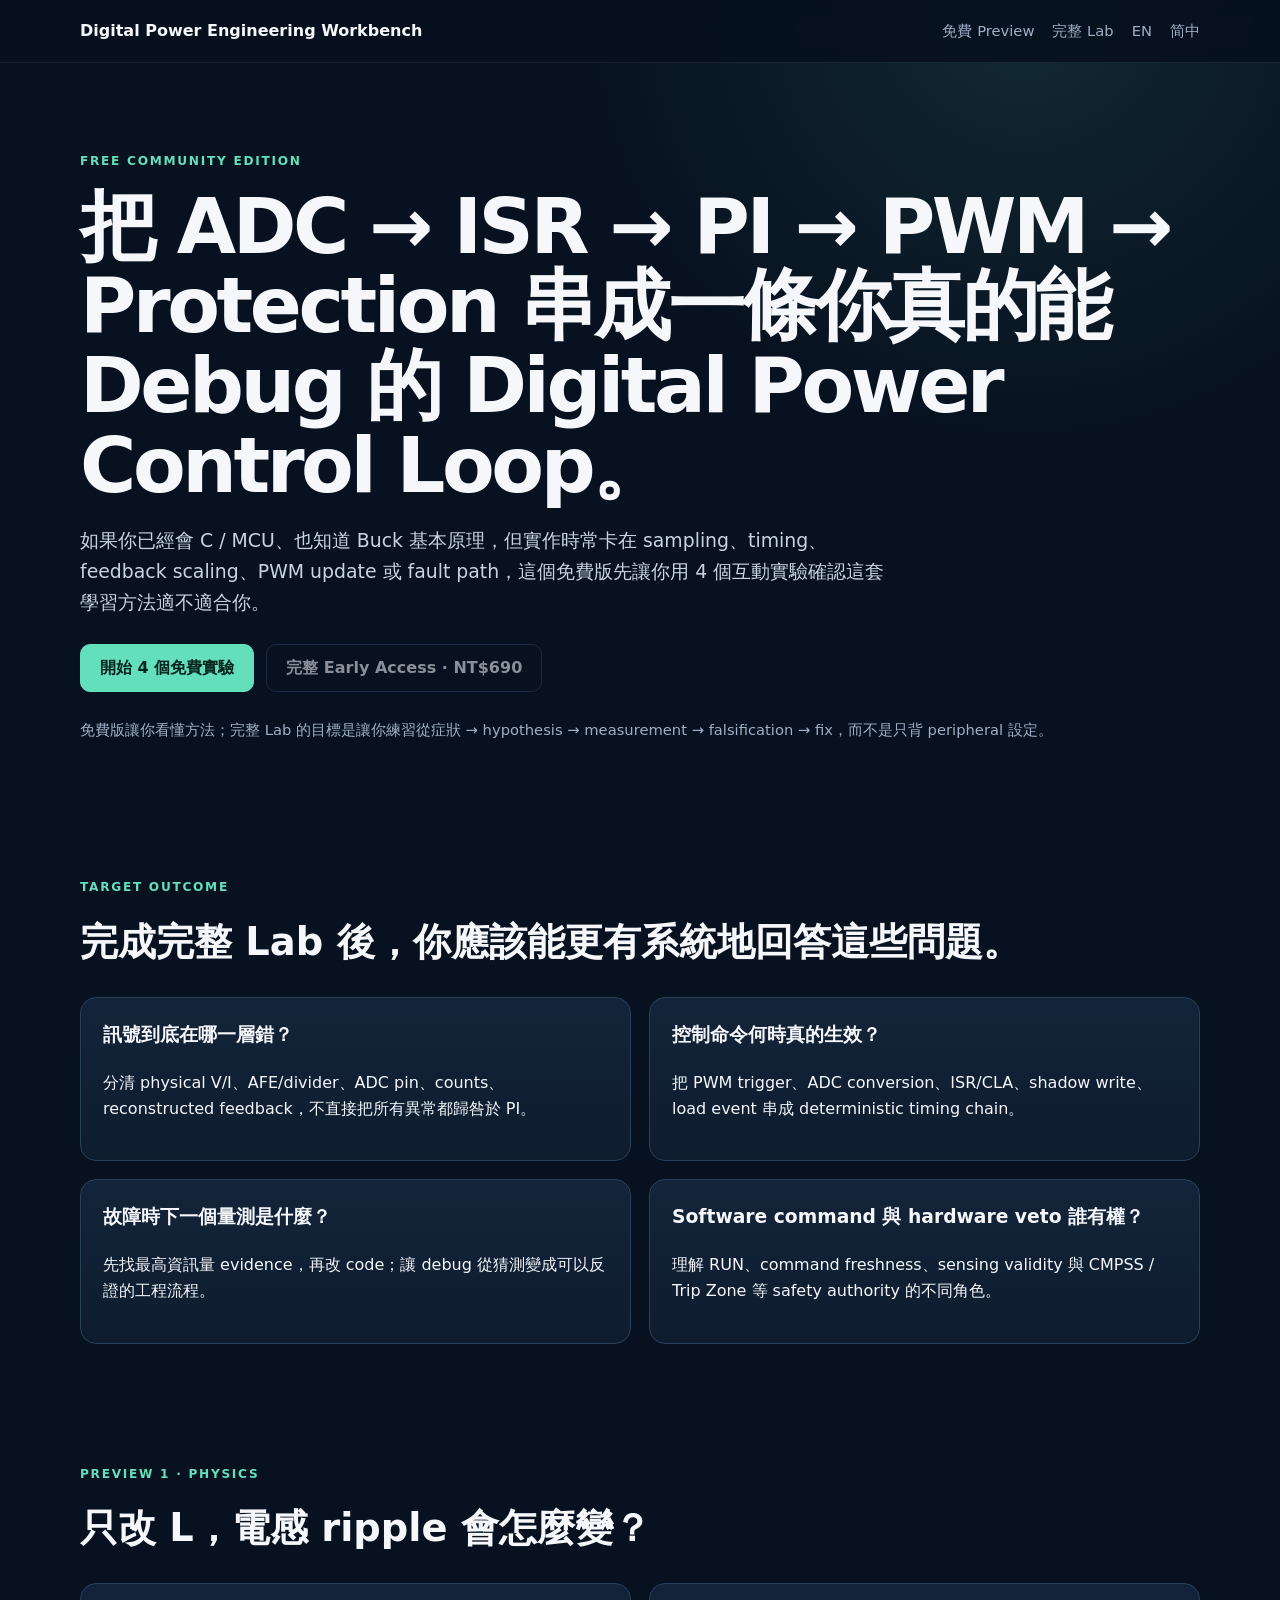
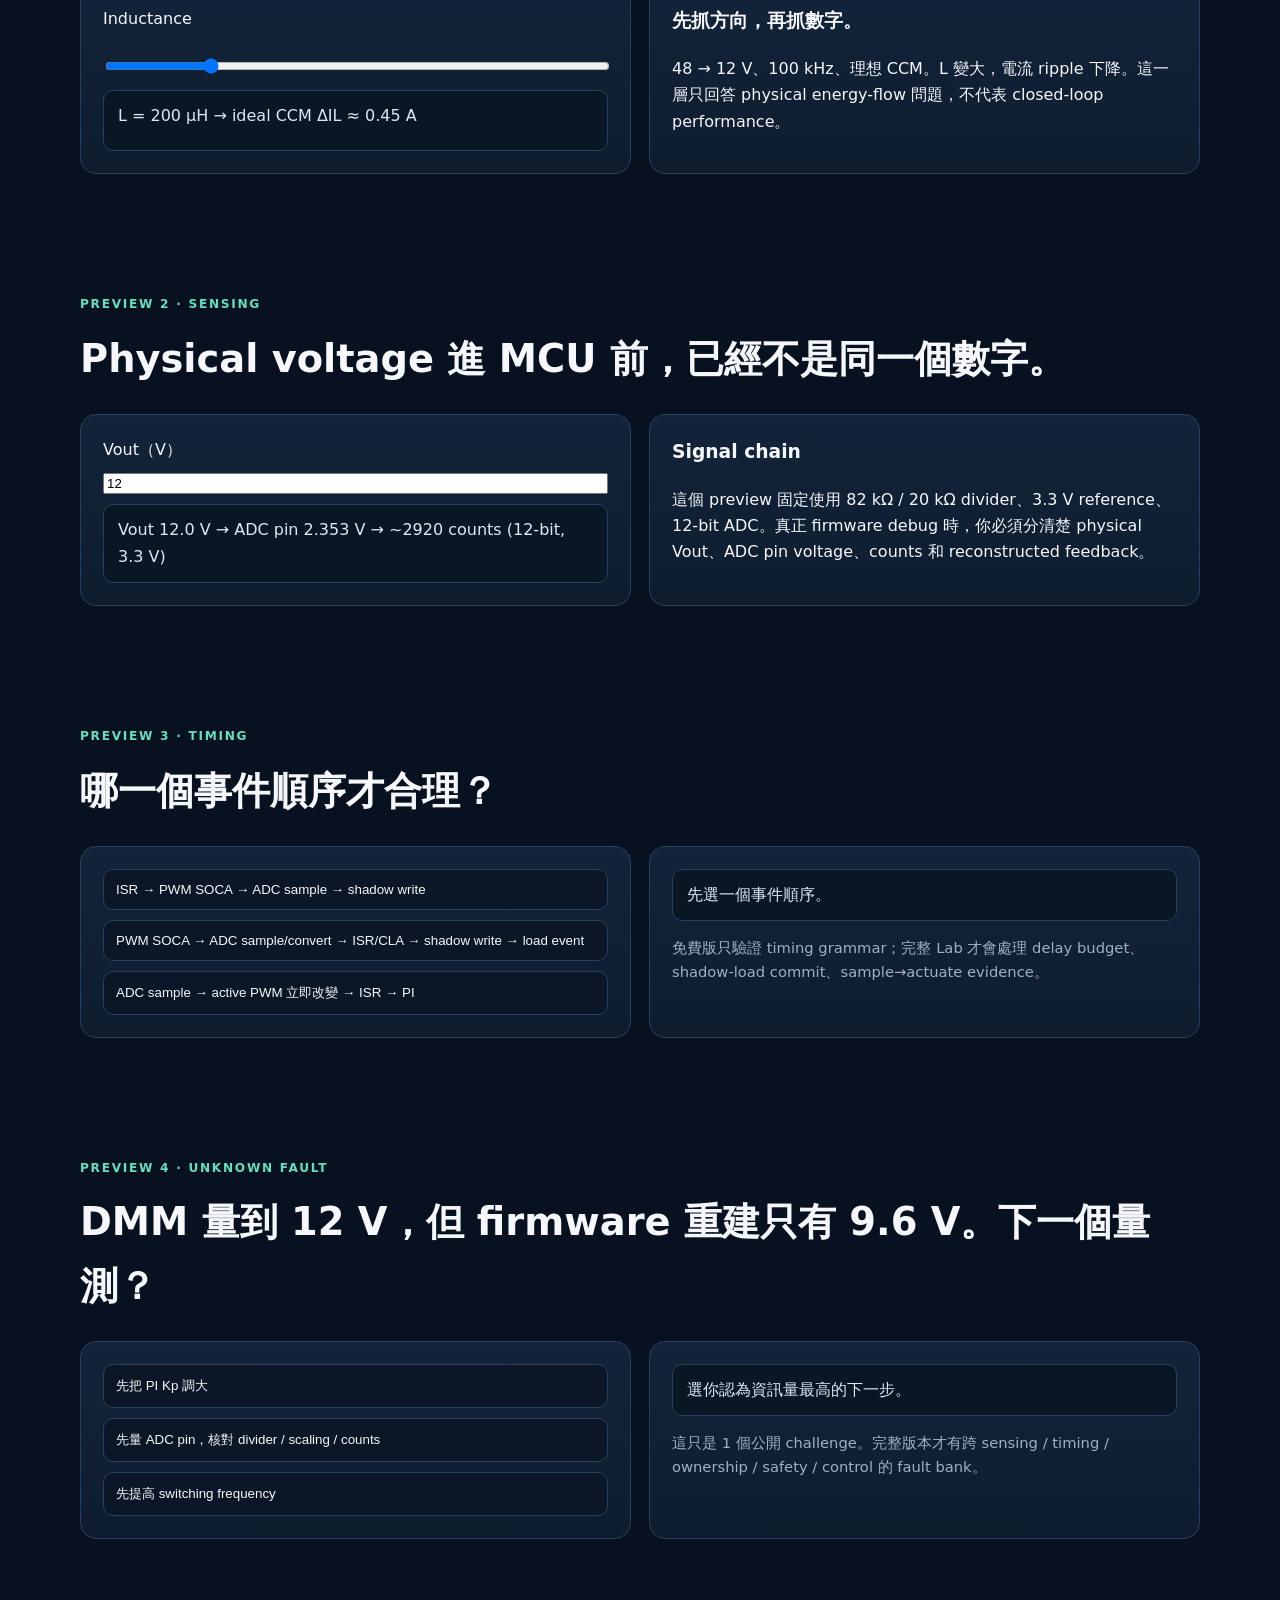
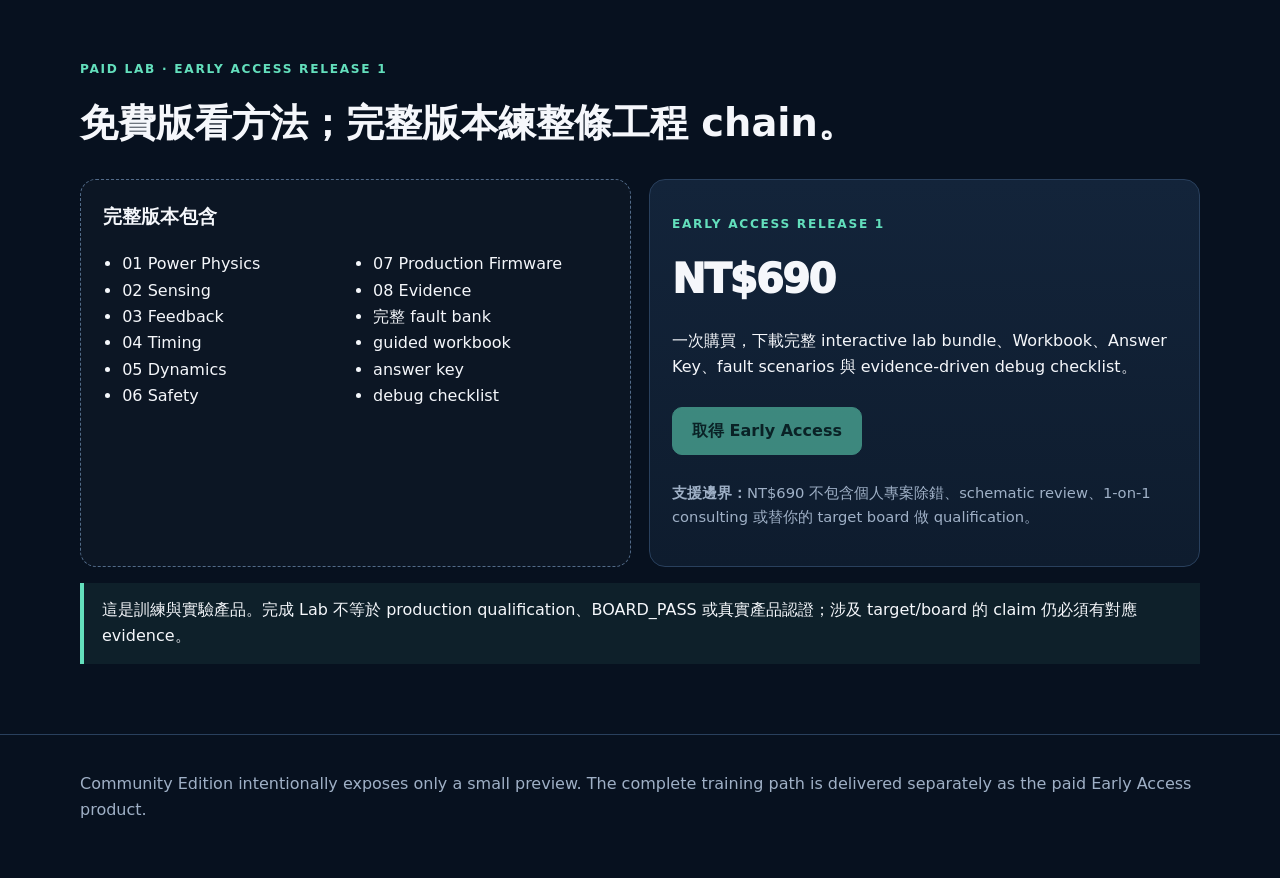
<file: training/digital-buck/index.html>
<!doctype html>
<html lang="zh-Hant">
<head>
  <meta charset="utf-8">
  <meta name="viewport" content="width=device-width,initial-scale=1">
  <meta name="description" content="免費 Digital Buck Community Edition：用 4 個互動實驗理解 Buck physics、ADC sensing、control timing 與 evidence-driven debug。">
  <title>Digital Buck Community Edition</title>
  <link rel="stylesheet" href="./community.css">
</head>
<body>
<header class="top">
  <div class="shell">
    <a class="brand" href="../../">Digital Power Engineering Workbench</a>
    <nav aria-label="頁面導覽">
      <a href="#preview">免費 Preview</a>
      <a href="#paid">完整 Lab</a>
      <a href="./en/">EN</a>
      <a href="./zh-cn/">简中</a>
    </nav>
  </div>
</header>

<main>
<section class="hero">
  <div class="shell">
    <p class="eyebrow">FREE COMMUNITY EDITION</p>
    <h1>把 ADC → ISR → PI → PWM → Protection 串成一條你真的能 Debug 的 Digital Power Control Loop。</h1>
    <p class="lead">如果你已經會 C / MCU、也知道 Buck 基本原理，但實作時常卡在 sampling、timing、feedback scaling、PWM update 或 fault path，這個免費版先讓你用 4 個互動實驗確認這套學習方法適不適合你。</p>
    <div class="actions">
      <a class="button primary" href="#preview">開始 4 個免費實驗</a>
      <a class="button" data-buy aria-disabled="true">完整 Early Access · NT$690</a>
    </div>
    <p class="note">免費版讓你看懂方法；完整 Lab 的目標是讓你練習從症狀 → hypothesis → measurement → falsification → fix，而不是只背 peripheral 設定。</p>
  </div>
</section>

<section class="block">
  <div class="shell">
    <p class="eyebrow">TARGET OUTCOME</p>
    <h2>完成完整 Lab 後，你應該能更有系統地回答這些問題。</h2>
    <div class="grid">
      <article class="card">
        <h3>訊號到底在哪一層錯？</h3>
        <p>分清 physical V/I、AFE/divider、ADC pin、counts、reconstructed feedback，不直接把所有異常都歸咎於 PI。</p>
      </article>
      <article class="card">
        <h3>控制命令何時真的生效？</h3>
        <p>把 PWM trigger、ADC conversion、ISR/CLA、shadow write、load event 串成 deterministic timing chain。</p>
      </article>
      <article class="card">
        <h3>故障時下一個量測是什麼？</h3>
        <p>先找最高資訊量 evidence，再改 code；讓 debug 從猜測變成可以反證的工程流程。</p>
      </article>
      <article class="card">
        <h3>Software command 與 hardware veto 誰有權？</h3>
        <p>理解 RUN、command freshness、sensing validity 與 CMPSS / Trip Zone 等 safety authority 的不同角色。</p>
      </article>
    </div>
  </div>
</section>

<section class="block" id="preview">
  <div class="shell">
    <p class="eyebrow">PREVIEW 1 · PHYSICS</p>
    <h2>只改 L，電感 ripple 會怎麼變？</h2>
    <div class="grid">
      <article class="card control">
        <label for="inductance">Inductance</label>
        <input id="inductance" type="range" min="100" max="600" step="25" value="200">
        <div id="physics-result" class="result" aria-live="polite"></div>
      </article>
      <article class="card">
        <h3>先抓方向，再抓數字。</h3>
        <p>48 → 12 V、100 kHz、理想 CCM。L 變大，電流 ripple 下降。這一層只回答 physical energy-flow 問題，不代表 closed-loop performance。</p>
      </article>
    </div>
  </div>
</section>

<section class="block">
  <div class="shell">
    <p class="eyebrow">PREVIEW 2 · SENSING</p>
    <h2>Physical voltage 進 MCU 前，已經不是同一個數字。</h2>
    <div class="grid">
      <article class="card control">
        <label for="sense-vout">Vout（V）</label>
        <input id="sense-vout" type="number" min="1" max="16" step=".1" value="12">
        <div id="sense-result" class="result" aria-live="polite"></div>
      </article>
      <article class="card">
        <h3>Signal chain</h3>
        <p>這個 preview 固定使用 82 kΩ / 20 kΩ divider、3.3 V reference、12-bit ADC。真正 firmware debug 時，你必須分清楚 physical Vout、ADC pin voltage、counts 和 reconstructed feedback。</p>
      </article>
    </div>
  </div>
</section>

<section class="block">
  <div class="shell">
    <p class="eyebrow">PREVIEW 3 · TIMING</p>
    <h2>哪一個事件順序才合理？</h2>
    <div class="grid">
      <article class="card options">
        <button data-timing="wrong">ISR → PWM SOCA → ADC sample → shadow write</button>
        <button data-timing="correct">PWM SOCA → ADC sample/convert → ISR/CLA → shadow write → load event</button>
        <button data-timing="wrong">ADC sample → active PWM 立即改變 → ISR → PI</button>
      </article>
      <article class="card">
        <div id="timing-result" class="result" aria-live="polite">先選一個事件順序。</div>
        <p class="note">免費版只驗證 timing grammar；完整 Lab 才會處理 delay budget、shadow-load commit、sample→actuate evidence。</p>
      </article>
    </div>
  </div>
</section>

<section class="block">
  <div class="shell">
    <p class="eyebrow">PREVIEW 4 · UNKNOWN FAULT</p>
    <h2>DMM 量到 12 V，但 firmware 重建只有 9.6 V。下一個量測？</h2>
    <div class="grid">
      <article class="card options">
        <button data-fault="pi">先把 PI Kp 調大</button>
        <button data-fault="adc">先量 ADC pin，核對 divider / scaling / counts</button>
        <button data-fault="pwm">先提高 switching frequency</button>
      </article>
      <article class="card">
        <div id="fault-result" class="result" aria-live="polite">選你認為資訊量最高的下一步。</div>
        <p class="note">這只是 1 個公開 challenge。完整版本才有跨 sensing / timing / ownership / safety / control 的 fault bank。</p>
      </article>
    </div>
  </div>
</section>

<section class="block" id="paid">
  <div class="shell">
    <p class="eyebrow">PAID LAB · EARLY ACCESS RELEASE 1</p>
    <h2>免費版看方法；完整版本練整條工程 chain。</h2>
    <div class="grid">
      <article class="card locked">
        <h3>完整版本包含</h3>
        <ul>
          <li>01 Power Physics</li><li>02 Sensing</li><li>03 Feedback</li><li>04 Timing</li>
          <li>05 Dynamics</li><li>06 Safety</li><li>07 Production Firmware</li><li>08 Evidence</li>
          <li>完整 fault bank</li><li>guided workbook</li><li>answer key</li><li>debug checklist</li>
        </ul>
      </article>
      <article class="card">
        <p class="eyebrow">EARLY ACCESS RELEASE 1</p>
        <div class="price">NT$690</div>
        <p>一次購買，下載完整 interactive lab bundle、Workbook、Answer Key、fault scenarios 與 evidence-driven debug checklist。</p>
        <div class="actions"><a class="button primary" data-buy aria-disabled="true">取得 Early Access</a></div>
        <p id="checkout-status" class="status" hidden></p>
        <p class="note"><strong>支援邊界：</strong>NT$690 不包含個人專案除錯、schematic review、1-on-1 consulting 或替你的 target board 做 qualification。</p>
      </article>
    </div>
    <p class="truth">這是訓練與實驗產品。完成 Lab 不等於 production qualification、BOARD_PASS 或真實產品認證；涉及 target/board 的 claim 仍必須有對應 evidence。</p>
  </div>
</section>
</main>

<footer><div class="shell">Community Edition intentionally exposes only a small preview. The complete training path is delivered separately as the paid Early Access product.</div></footer>

<script src="./product-config.js"></script>
<script src="./app.js"></script>
</body>
</html>
</file>
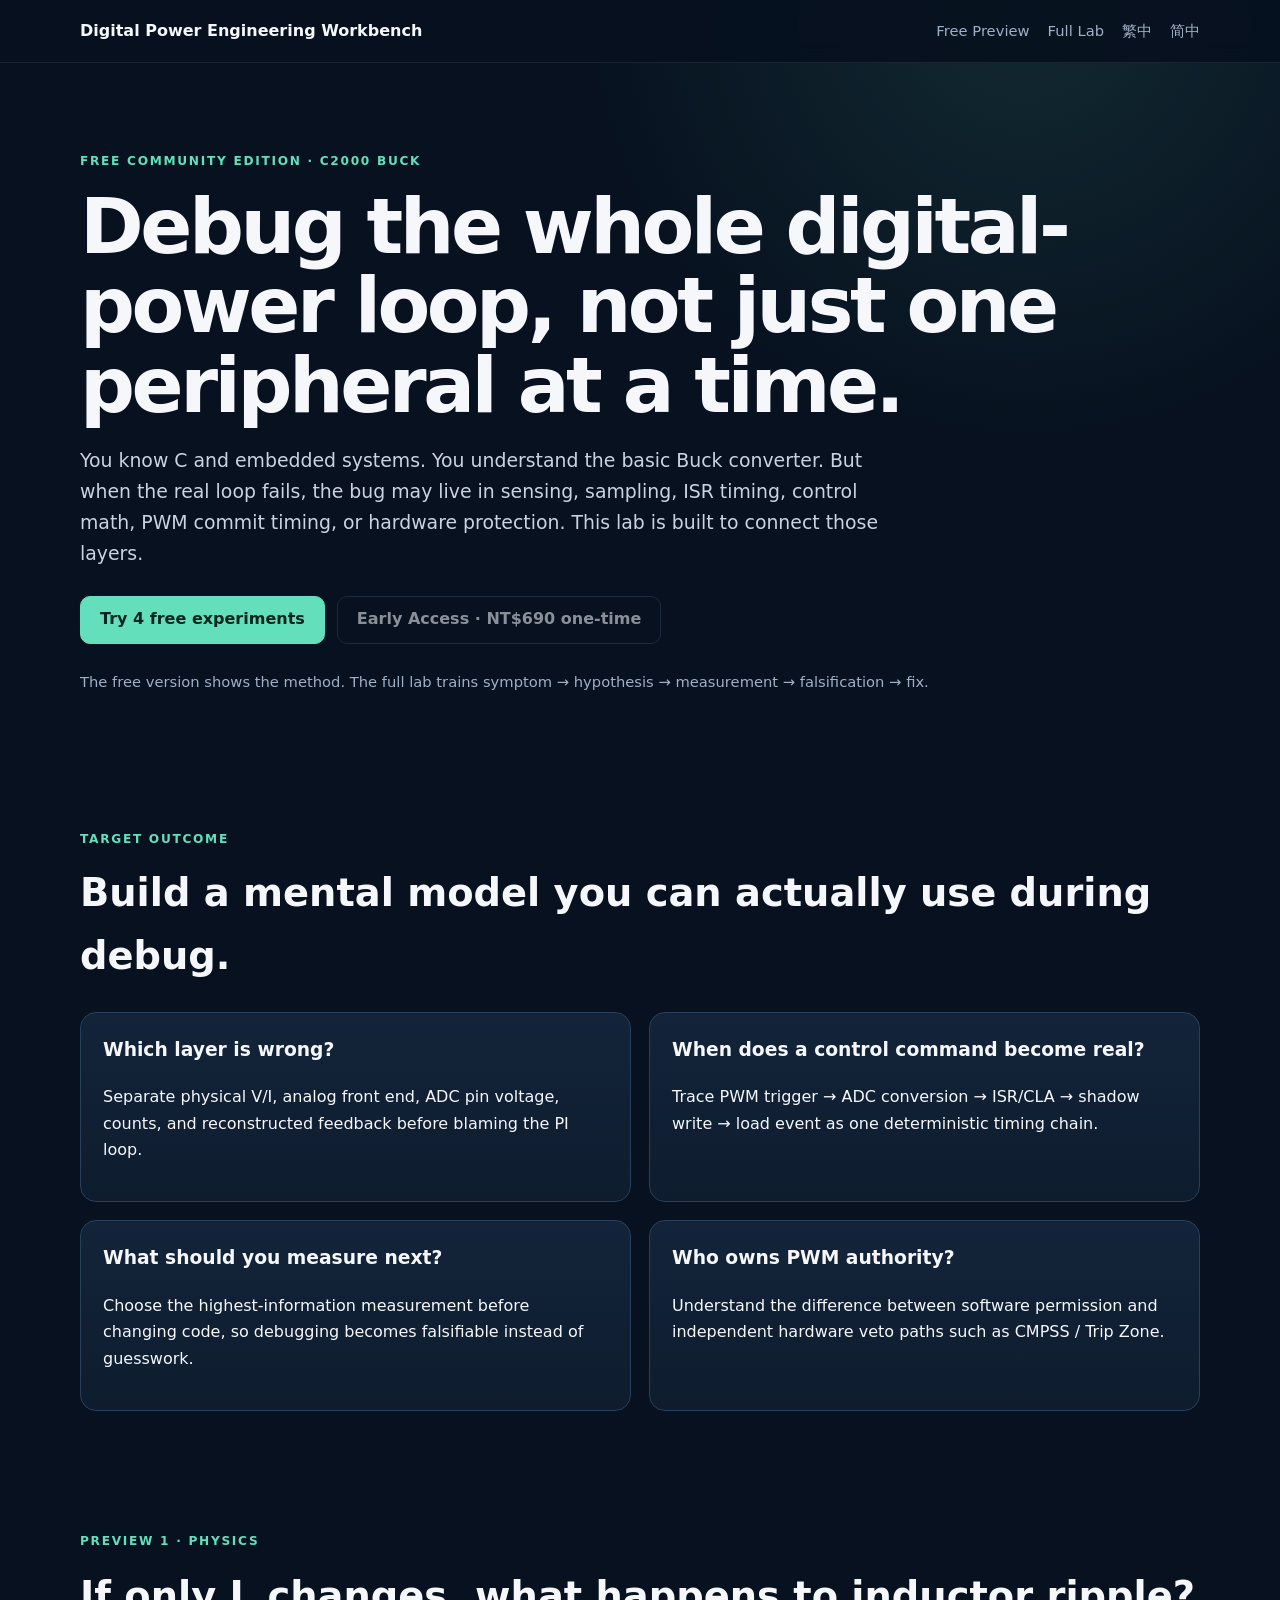
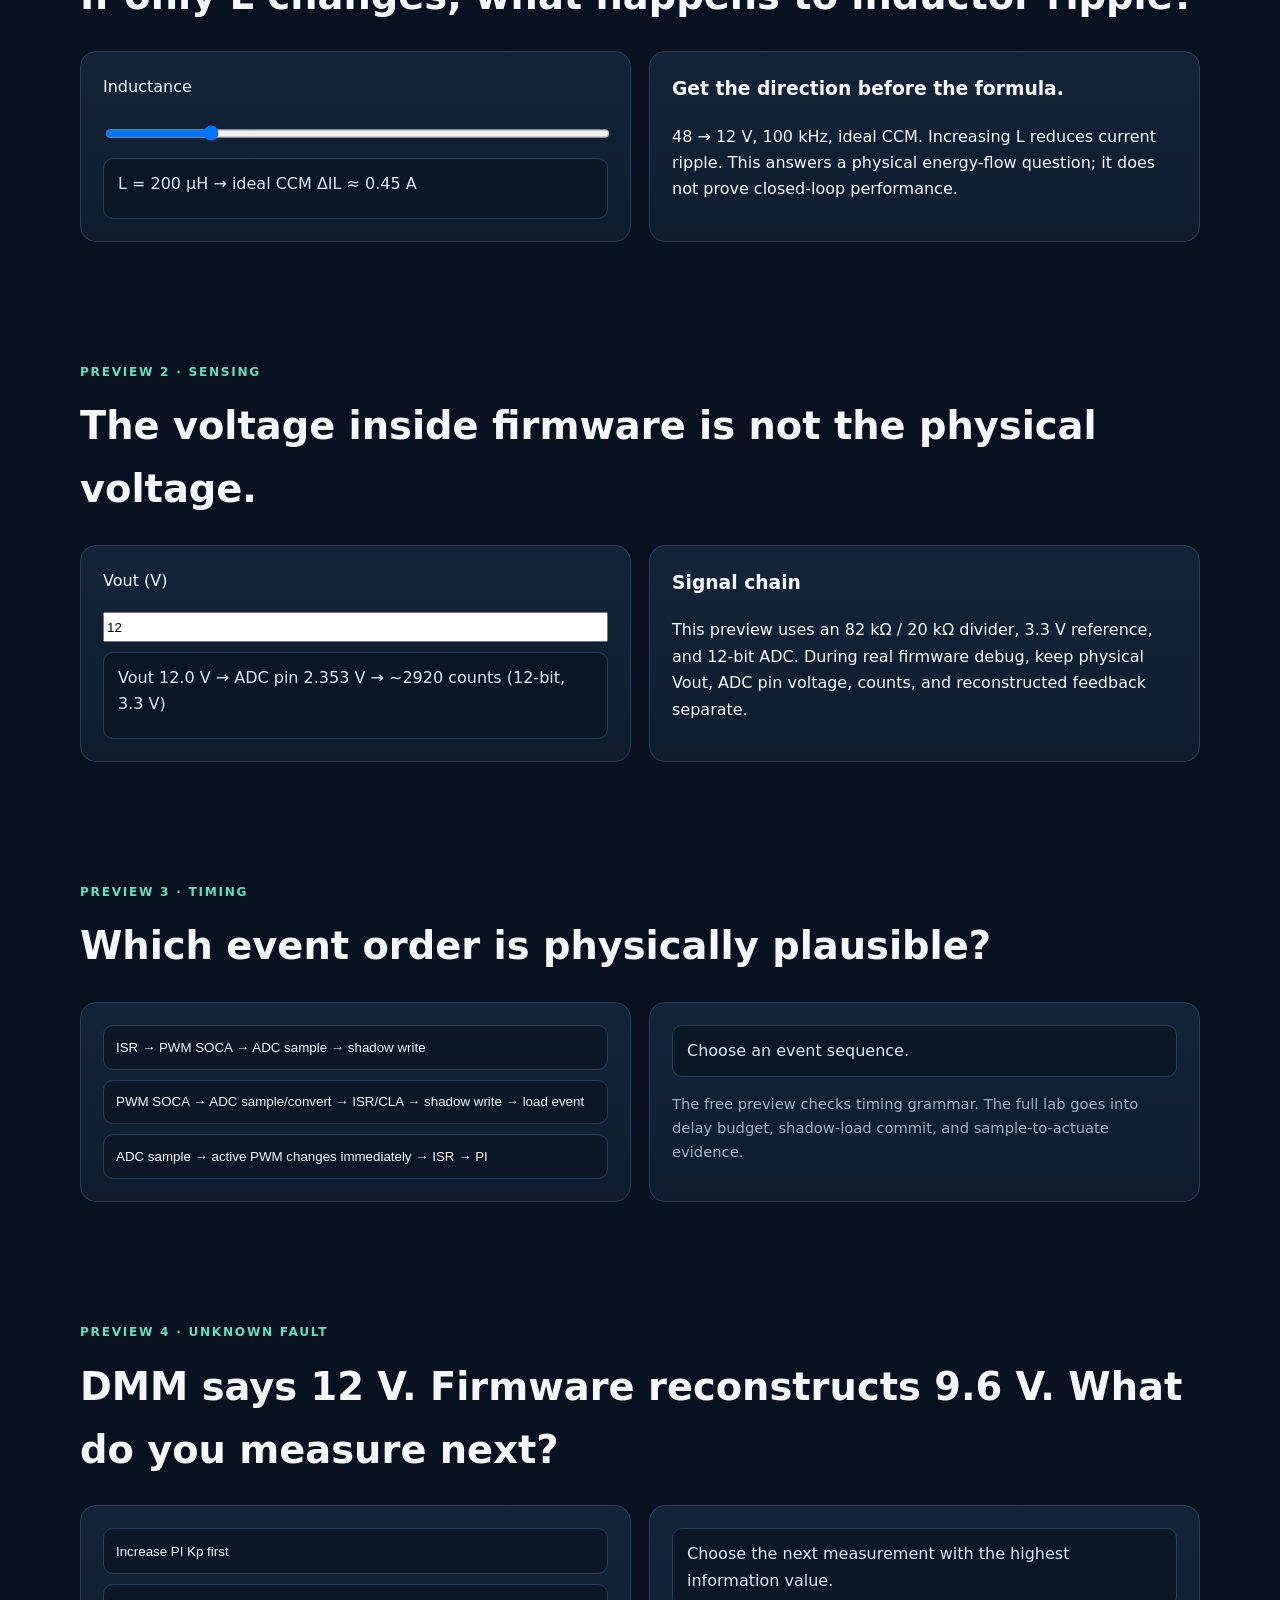
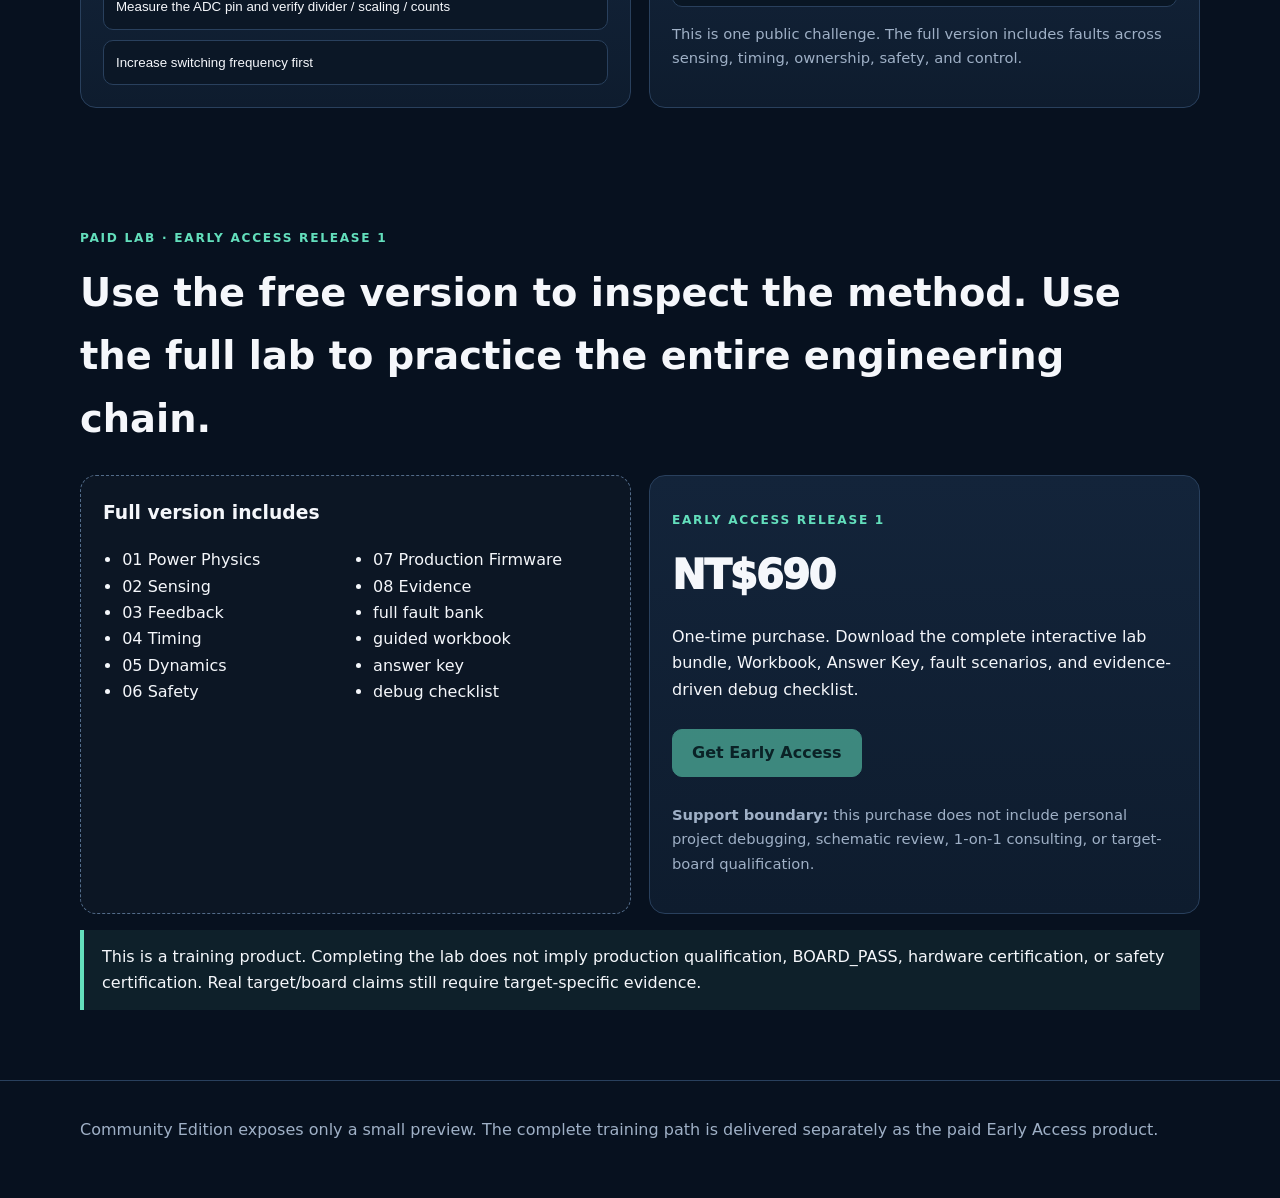
<file: training/digital-buck/en/index.html>
<!doctype html>
<html lang="en">
<head>
  <meta charset="utf-8">
  <meta name="viewport" content="width=device-width,initial-scale=1">
  <meta name="description" content="A free 4-experiment preview for embedded engineers learning how to debug a C2000 digital-power control loop.">
  <title>Digital Power Firmware Debug Lab — C2000 Buck Edition</title>
  <link rel="stylesheet" href="../community.css">
</head>
<body>
<header class="top"><div class="shell">
  <a class="brand" href="../../../">Digital Power Engineering Workbench</a>
  <nav aria-label="Page navigation">
    <a href="#preview">Free Preview</a>
    <a href="#paid">Full Lab</a>
    <a href="../">繁中</a>
    <a href="../zh-cn/">简中</a>
  </nav>
</div></header>

<main>
<section class="hero"><div class="shell">
  <p class="eyebrow">FREE COMMUNITY EDITION · C2000 BUCK</p>
  <h1>Debug the whole digital-power loop, not just one peripheral at a time.</h1>
  <p class="lead">You know C and embedded systems. You understand the basic Buck converter. But when the real loop fails, the bug may live in sensing, sampling, ISR timing, control math, PWM commit timing, or hardware protection. This lab is built to connect those layers.</p>
  <div class="actions">
    <a class="button primary" href="#preview">Try 4 free experiments</a>
    <a class="button" data-buy aria-disabled="true">Early Access · NT$690 one-time</a>
  </div>
  <p class="note">The free version shows the method. The full lab trains symptom → hypothesis → measurement → falsification → fix.</p>
</div></section>

<section class="block"><div class="shell">
  <p class="eyebrow">TARGET OUTCOME</p>
  <h2>Build a mental model you can actually use during debug.</h2>
  <div class="grid">
    <article class="card"><h3>Which layer is wrong?</h3><p>Separate physical V/I, analog front end, ADC pin voltage, counts, and reconstructed feedback before blaming the PI loop.</p></article>
    <article class="card"><h3>When does a control command become real?</h3><p>Trace PWM trigger → ADC conversion → ISR/CLA → shadow write → load event as one deterministic timing chain.</p></article>
    <article class="card"><h3>What should you measure next?</h3><p>Choose the highest-information measurement before changing code, so debugging becomes falsifiable instead of guesswork.</p></article>
    <article class="card"><h3>Who owns PWM authority?</h3><p>Understand the difference between software permission and independent hardware veto paths such as CMPSS / Trip Zone.</p></article>
  </div>
</div></section>

<section class="block" id="preview"><div class="shell">
  <p class="eyebrow">PREVIEW 1 · PHYSICS</p>
  <h2>If only L changes, what happens to inductor ripple?</h2>
  <div class="grid">
    <article class="card control">
      <label for="inductance">Inductance</label>
      <input id="inductance" type="range" min="100" max="600" step="25" value="200">
      <div id="physics-result" class="result" aria-live="polite"></div>
    </article>
    <article class="card"><h3>Get the direction before the formula.</h3><p>48 → 12 V, 100 kHz, ideal CCM. Increasing L reduces current ripple. This answers a physical energy-flow question; it does not prove closed-loop performance.</p></article>
  </div>
</div></section>

<section class="block"><div class="shell">
  <p class="eyebrow">PREVIEW 2 · SENSING</p>
  <h2>The voltage inside firmware is not the physical voltage.</h2>
  <div class="grid">
    <article class="card control">
      <label for="sense-vout">Vout (V)</label>
      <input id="sense-vout" type="number" min="1" max="16" step=".1" value="12">
      <div id="sense-result" class="result" aria-live="polite"></div>
    </article>
    <article class="card"><h3>Signal chain</h3><p>This preview uses an 82 kΩ / 20 kΩ divider, 3.3 V reference, and 12-bit ADC. During real firmware debug, keep physical Vout, ADC pin voltage, counts, and reconstructed feedback separate.</p></article>
  </div>
</div></section>

<section class="block"><div class="shell">
  <p class="eyebrow">PREVIEW 3 · TIMING</p>
  <h2>Which event order is physically plausible?</h2>
  <div class="grid">
    <article class="card options">
      <button data-timing="wrong">ISR → PWM SOCA → ADC sample → shadow write</button>
      <button data-timing="correct">PWM SOCA → ADC sample/convert → ISR/CLA → shadow write → load event</button>
      <button data-timing="wrong">ADC sample → active PWM changes immediately → ISR → PI</button>
    </article>
    <article class="card"><div id="timing-result" class="result" aria-live="polite">Choose an event sequence.</div><p class="note">The free preview checks timing grammar. The full lab goes into delay budget, shadow-load commit, and sample-to-actuate evidence.</p></article>
  </div>
</div></section>

<section class="block"><div class="shell">
  <p class="eyebrow">PREVIEW 4 · UNKNOWN FAULT</p>
  <h2>DMM says 12 V. Firmware reconstructs 9.6 V. What do you measure next?</h2>
  <div class="grid">
    <article class="card options">
      <button data-fault="pi">Increase PI Kp first</button>
      <button data-fault="adc">Measure the ADC pin and verify divider / scaling / counts</button>
      <button data-fault="pwm">Increase switching frequency first</button>
    </article>
    <article class="card"><div id="fault-result" class="result" aria-live="polite">Choose the next measurement with the highest information value.</div><p class="note">This is one public challenge. The full version includes faults across sensing, timing, ownership, safety, and control.</p></article>
  </div>
</div></section>

<section class="block" id="paid"><div class="shell">
  <p class="eyebrow">PAID LAB · EARLY ACCESS RELEASE 1</p>
  <h2>Use the free version to inspect the method. Use the full lab to practice the entire engineering chain.</h2>
  <div class="grid">
    <article class="card locked">
      <h3>Full version includes</h3>
      <ul>
        <li>01 Power Physics</li><li>02 Sensing</li><li>03 Feedback</li><li>04 Timing</li>
        <li>05 Dynamics</li><li>06 Safety</li><li>07 Production Firmware</li><li>08 Evidence</li>
        <li>full fault bank</li><li>guided workbook</li><li>answer key</li><li>debug checklist</li>
      </ul>
    </article>
    <article class="card">
      <p class="eyebrow">EARLY ACCESS RELEASE 1</p>
      <div class="price">NT$690</div>
      <p>One-time purchase. Download the complete interactive lab bundle, Workbook, Answer Key, fault scenarios, and evidence-driven debug checklist.</p>
      <div class="actions"><a class="button primary" data-buy aria-disabled="true">Get Early Access</a></div>
      <p id="checkout-status" class="status" hidden></p>
      <p class="note"><strong>Support boundary:</strong> this purchase does not include personal project debugging, schematic review, 1-on-1 consulting, or target-board qualification.</p>
    </article>
  </div>
  <p class="truth">This is a training product. Completing the lab does not imply production qualification, BOARD_PASS, hardware certification, or safety certification. Real target/board claims still require target-specific evidence.</p>
</div></section>
</main>

<footer><div class="shell">Community Edition exposes only a small preview. The complete training path is delivered separately as the paid Early Access product.</div></footer>
<script src="../product-config.js"></script>
<script src="../localized-app.js"></script>
</body>
</html>
</file>
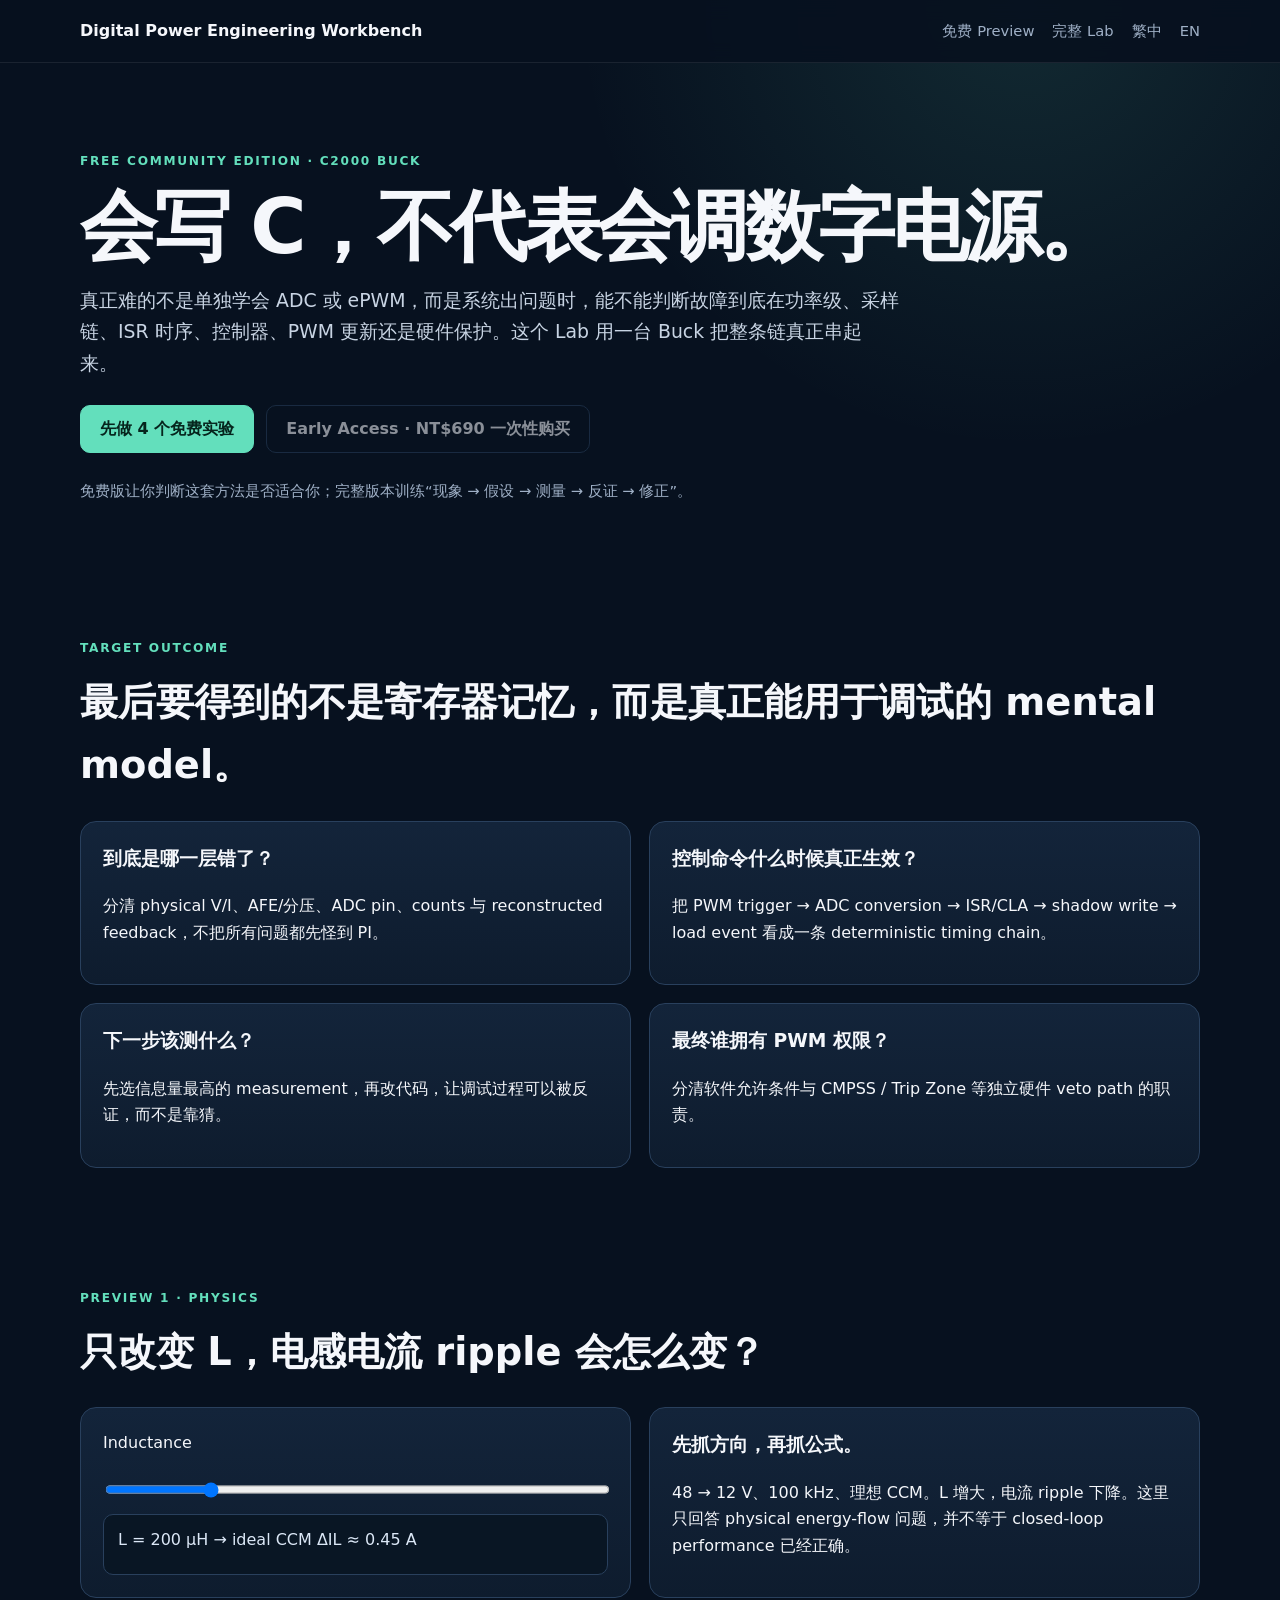
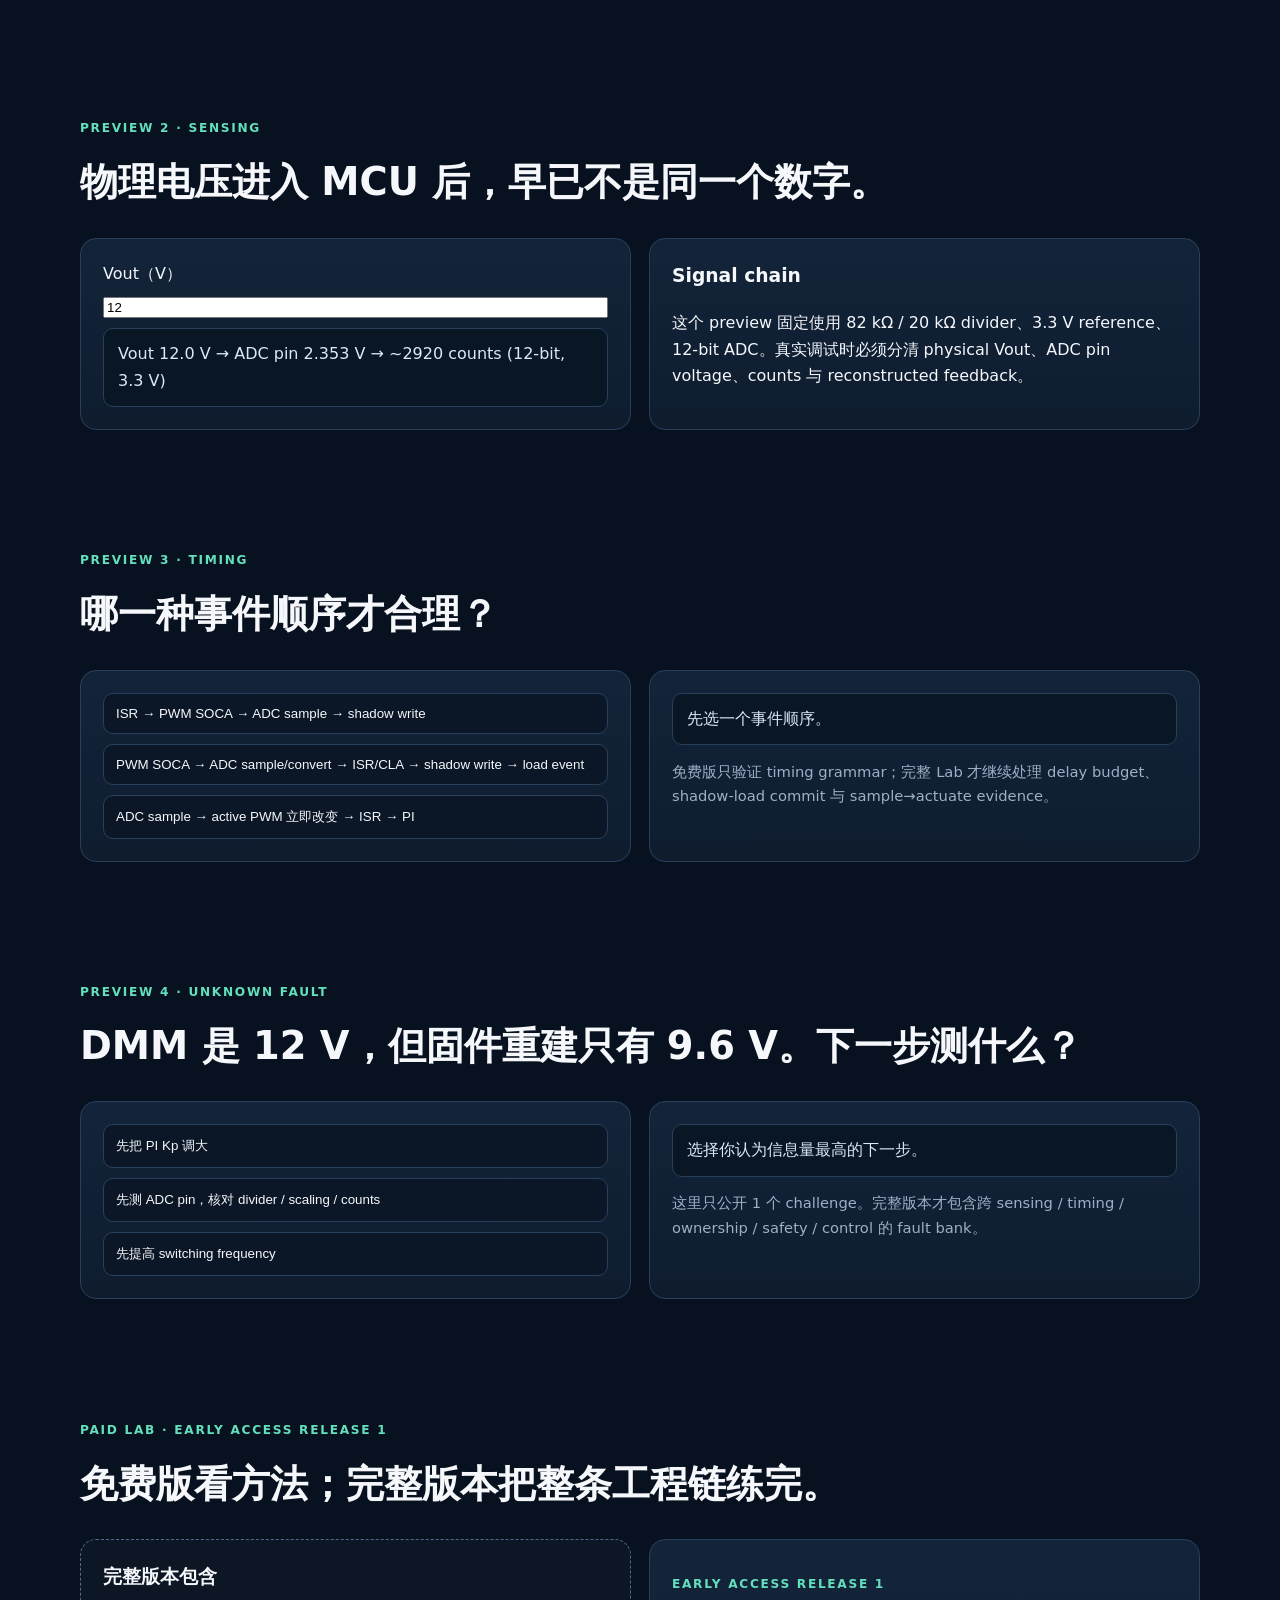
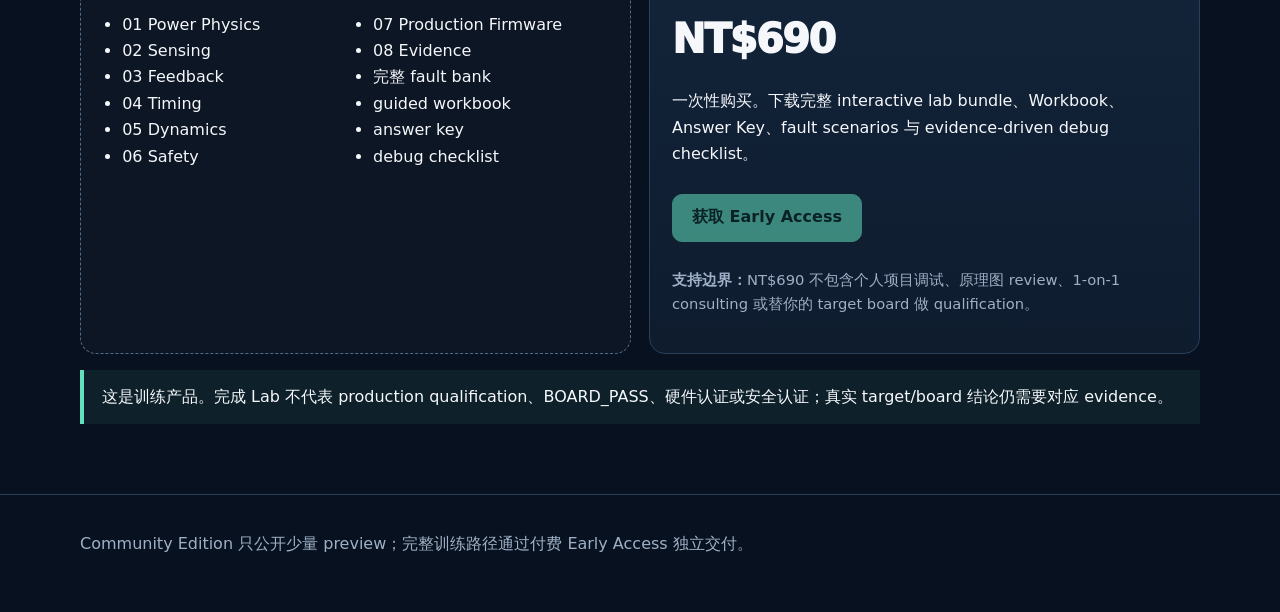
<file: training/digital-buck/zh-cn/index.html>
<!doctype html>
<html lang="zh-CN">
<head>
  <meta charset="utf-8">
  <meta name="viewport" content="width=device-width,initial-scale=1">
  <meta name="description" content="面向嵌入式与电源工程师的 C2000 数字电源调试 Lab：用 4 个免费互动实验理解 Buck、ADC、控制时序与故障定位。">
  <title>数字电源固件调试 Lab — C2000 Buck Edition</title>
  <link rel="stylesheet" href="../community.css">
</head>
<body>
<header class="top"><div class="shell">
  <a class="brand" href="../../../">Digital Power Engineering Workbench</a>
  <nav aria-label="页面导航">
    <a href="#preview">免费 Preview</a>
    <a href="#paid">完整 Lab</a>
    <a href="../">繁中</a>
    <a href="../en/">EN</a>
  </nav>
</div></header>

<main>
<section class="hero"><div class="shell">
  <p class="eyebrow">FREE COMMUNITY EDITION · C2000 BUCK</p>
  <h1>会写 C，不代表会调数字电源。</h1>
  <p class="lead">真正难的不是单独学会 ADC 或 ePWM，而是系统出问题时，能不能判断故障到底在功率级、采样链、ISR 时序、控制器、PWM 更新还是硬件保护。这个 Lab 用一台 Buck 把整条链真正串起来。</p>
  <div class="actions">
    <a class="button primary" href="#preview">先做 4 个免费实验</a>
    <a class="button" data-buy aria-disabled="true">Early Access · NT$690 一次性购买</a>
  </div>
  <p class="note">免费版让你判断这套方法是否适合你；完整版本训练“现象 → 假设 → 测量 → 反证 → 修正”。</p>
</div></section>

<section class="block"><div class="shell">
  <p class="eyebrow">TARGET OUTCOME</p>
  <h2>最后要得到的不是寄存器记忆，而是真正能用于调试的 mental model。</h2>
  <div class="grid">
    <article class="card"><h3>到底是哪一层错了？</h3><p>分清 physical V/I、AFE/分压、ADC pin、counts 与 reconstructed feedback，不把所有问题都先怪到 PI。</p></article>
    <article class="card"><h3>控制命令什么时候真正生效？</h3><p>把 PWM trigger → ADC conversion → ISR/CLA → shadow write → load event 看成一条 deterministic timing chain。</p></article>
    <article class="card"><h3>下一步该测什么？</h3><p>先选信息量最高的 measurement，再改代码，让调试过程可以被反证，而不是靠猜。</p></article>
    <article class="card"><h3>最终谁拥有 PWM 权限？</h3><p>分清软件允许条件与 CMPSS / Trip Zone 等独立硬件 veto path 的职责。</p></article>
  </div>
</div></section>

<section class="block" id="preview"><div class="shell">
  <p class="eyebrow">PREVIEW 1 · PHYSICS</p>
  <h2>只改变 L，电感电流 ripple 会怎么变？</h2>
  <div class="grid">
    <article class="card control">
      <label for="inductance">Inductance</label>
      <input id="inductance" type="range" min="100" max="600" step="25" value="200">
      <div id="physics-result" class="result" aria-live="polite"></div>
    </article>
    <article class="card"><h3>先抓方向，再抓公式。</h3><p>48 → 12 V、100 kHz、理想 CCM。L 增大，电流 ripple 下降。这里只回答 physical energy-flow 问题，并不等于 closed-loop performance 已经正确。</p></article>
  </div>
</div></section>

<section class="block"><div class="shell">
  <p class="eyebrow">PREVIEW 2 · SENSING</p>
  <h2>物理电压进入 MCU 后，早已不是同一个数字。</h2>
  <div class="grid">
    <article class="card control">
      <label for="sense-vout">Vout（V）</label>
      <input id="sense-vout" type="number" min="1" max="16" step=".1" value="12">
      <div id="sense-result" class="result" aria-live="polite"></div>
    </article>
    <article class="card"><h3>Signal chain</h3><p>这个 preview 固定使用 82 kΩ / 20 kΩ divider、3.3 V reference、12-bit ADC。真实调试时必须分清 physical Vout、ADC pin voltage、counts 与 reconstructed feedback。</p></article>
  </div>
</div></section>

<section class="block"><div class="shell">
  <p class="eyebrow">PREVIEW 3 · TIMING</p>
  <h2>哪一种事件顺序才合理？</h2>
  <div class="grid">
    <article class="card options">
      <button data-timing="wrong">ISR → PWM SOCA → ADC sample → shadow write</button>
      <button data-timing="correct">PWM SOCA → ADC sample/convert → ISR/CLA → shadow write → load event</button>
      <button data-timing="wrong">ADC sample → active PWM 立即改变 → ISR → PI</button>
    </article>
    <article class="card"><div id="timing-result" class="result" aria-live="polite">先选一个事件顺序。</div><p class="note">免费版只验证 timing grammar；完整 Lab 才继续处理 delay budget、shadow-load commit 与 sample→actuate evidence。</p></article>
  </div>
</div></section>

<section class="block"><div class="shell">
  <p class="eyebrow">PREVIEW 4 · UNKNOWN FAULT</p>
  <h2>DMM 是 12 V，但固件重建只有 9.6 V。下一步测什么？</h2>
  <div class="grid">
    <article class="card options">
      <button data-fault="pi">先把 PI Kp 调大</button>
      <button data-fault="adc">先测 ADC pin，核对 divider / scaling / counts</button>
      <button data-fault="pwm">先提高 switching frequency</button>
    </article>
    <article class="card"><div id="fault-result" class="result" aria-live="polite">选择你认为信息量最高的下一步。</div><p class="note">这里只公开 1 个 challenge。完整版本才包含跨 sensing / timing / ownership / safety / control 的 fault bank。</p></article>
  </div>
</div></section>

<section class="block" id="paid"><div class="shell">
  <p class="eyebrow">PAID LAB · EARLY ACCESS RELEASE 1</p>
  <h2>免费版看方法；完整版本把整条工程链练完。</h2>
  <div class="grid">
    <article class="card locked">
      <h3>完整版本包含</h3>
      <ul>
        <li>01 Power Physics</li><li>02 Sensing</li><li>03 Feedback</li><li>04 Timing</li>
        <li>05 Dynamics</li><li>06 Safety</li><li>07 Production Firmware</li><li>08 Evidence</li>
        <li>完整 fault bank</li><li>guided workbook</li><li>answer key</li><li>debug checklist</li>
      </ul>
    </article>
    <article class="card">
      <p class="eyebrow">EARLY ACCESS RELEASE 1</p>
      <div class="price">NT$690</div>
      <p>一次性购买。下载完整 interactive lab bundle、Workbook、Answer Key、fault scenarios 与 evidence-driven debug checklist。</p>
      <div class="actions"><a class="button primary" data-buy aria-disabled="true">获取 Early Access</a></div>
      <p id="checkout-status" class="status" hidden></p>
      <p class="note"><strong>支持边界：</strong>NT$690 不包含个人项目调试、原理图 review、1-on-1 consulting 或替你的 target board 做 qualification。</p>
    </article>
  </div>
  <p class="truth">这是训练产品。完成 Lab 不代表 production qualification、BOARD_PASS、硬件认证或安全认证；真实 target/board 结论仍需要对应 evidence。</p>
</div></section>
</main>

<footer><div class="shell">Community Edition 只公开少量 preview；完整训练路径通过付费 Early Access 独立交付。</div></footer>
<script src="../product-config.js"></script>
<script src="../localized-app.js"></script>
</body>
</html>
</file>
<file: training/digital-buck/community.css>
:root{
  --bg:#07111f;--panel:#0e1c2e;--panel2:#13243a;--text:#f5f7fb;--muted:#9fb0c6;
  --line:#29405d;--accent:#63dfbc;--accentInk:#06251d;--warn:#ffd166;--max:1120px
}
*{box-sizing:border-box}html{scroll-behavior:smooth}
body{margin:0;background:radial-gradient(circle at 80% 0%,rgba(99,223,188,.12),transparent 28rem),var(--bg);color:var(--text);font:16px/1.65 Inter,system-ui,-apple-system,"Segoe UI",sans-serif}
a{color:inherit}.shell{width:min(var(--max),calc(100% - 28px));margin:auto}
.top{position:sticky;top:0;z-index:5;background:rgba(7,17,31,.92);backdrop-filter:blur(10px);border-bottom:1px solid rgba(255,255,255,.08)}
.top .shell{min-height:62px;display:flex;align-items:center;justify-content:space-between;gap:18px}
.brand{font-weight:900;text-decoration:none}.top nav{display:flex;gap:18px}.top nav a{color:var(--muted);text-decoration:none;font-size:.92rem}
.hero{padding:76px 0 54px}.eyebrow{color:var(--accent);font-weight:900;letter-spacing:.14em;font-size:.76rem;text-transform:uppercase}
h1{font-size:clamp(2.3rem,6vw,5rem);line-height:1.04;letter-spacing:-.045em;margin:.2em 0}.lead{max-width:820px;color:#c8d4e3;font-size:1.18rem}
.actions{display:flex;flex-wrap:wrap;gap:12px;margin:26px 0}
.button{display:inline-flex;align-items:center;justify-content:center;min-height:48px;padding:0 19px;border:1px solid var(--line);border-radius:10px;text-decoration:none;font-weight:850}
.button.primary{background:var(--accent);border-color:var(--accent);color:var(--accentInk)}.button.disabled{opacity:.55;cursor:not-allowed}
.note{color:var(--muted);font-size:.92rem}.block{padding:54px 0}.block h2{font-size:clamp(1.65rem,3vw,2.6rem);margin:0 0 10px}
.grid{display:grid;grid-template-columns:repeat(2,minmax(0,1fr));gap:18px;margin-top:24px}.card{background:linear-gradient(180deg,var(--panel2),var(--panel));border:1px solid var(--line);border-radius:16px;padding:22px}
.card h3{margin-top:0}.control{display:grid;gap:10px}.control input[type="range"],.control input[type="number"]{width:100%}
.result{min-height:46px;padding:12px 14px;border:1px solid var(--line);border-radius:10px;background:#091624;color:#dce8f7}
.options{display:grid;gap:10px}.options button{padding:12px;border-radius:10px;border:1px solid var(--line);background:#0b1726;color:var(--text);text-align:left;cursor:pointer}
.locked{border:1px dashed #526b89;background:rgba(255,255,255,.025)}.locked ul{columns:2;padding-left:1.2rem}.price{font-size:2.5rem;font-weight:950;letter-spacing:-.04em}
.truth{border-left:4px solid var(--accent);padding:14px 18px;background:rgba(99,223,188,.07)}
.status{margin-top:14px;padding:12px;border:1px solid #7c6424;border-radius:10px;background:rgba(255,209,102,.08);color:#ffe399}
footer{border-top:1px solid var(--line);padding:36px 0 54px;color:var(--muted)}
@media(max-width:760px){.grid{grid-template-columns:1fr}.top nav{display:none}.locked ul{columns:1}.actions .button{width:100%}}
</file>
